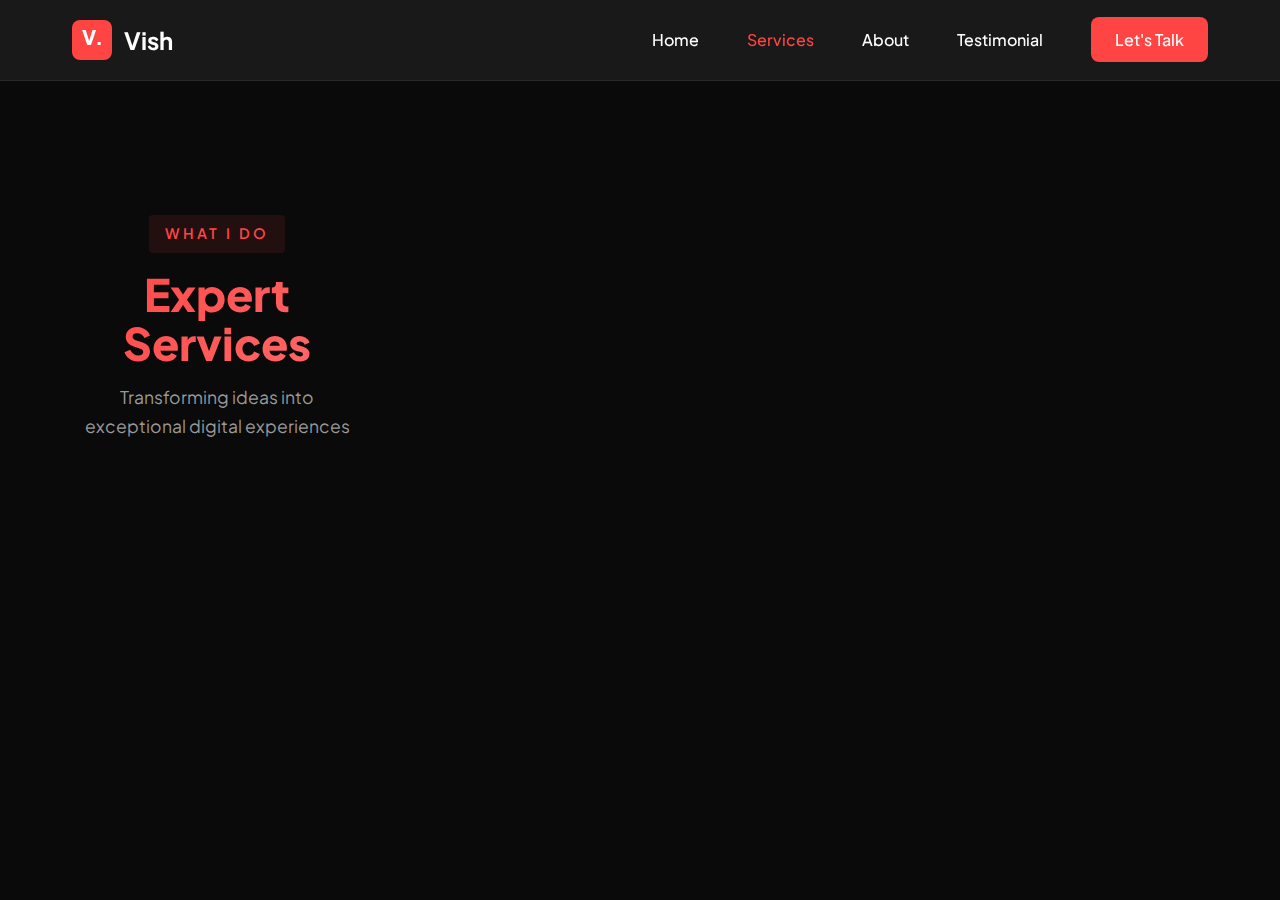
<file: services.html>
<!DOCTYPE html>
<html lang="en">
<head>
    <meta charset="UTF-8">
    <meta name="viewport" content="width=device-width, initial-scale=1.0">
    <title>Services | Vishmitha</title>
    <link href="https://fonts.googleapis.com/css2?family=Plus+Jakarta+Sans:wght@400;500;600;700;800&display=swap" rel="stylesheet">
    <link rel="stylesheet" href="./styles.css">
    <link rel="stylesheet" href="./services.css">
    <link rel="stylesheet" href="https://cdnjs.cloudflare.com/ajax/libs/font-awesome/6.0.0/css/all.min.css">
</head>
<body>
    <div class="noise"></div>
    <div class="background-shapes">
        <div class="shape shape-1"></div>
        <div class="shape shape-2"></div>
    </div>

    <!-- Navigation -->
    <nav>
        <div class="container">
            <div class="logo">
                <a href="./index.html">
                    <svg width="40" height="40" viewBox="0 0 40 40" fill="none" xmlns="http://www.w3.org/2000/svg">
                        <rect width="40" height="40" rx="8" fill="#FF4444"/>
                        <text x="50%" y="50%" text-anchor="middle" dominant-baseline="middle" fill="white" font-family="Plus Jakarta Sans" font-weight="800" font-size="20">V.</text>
                    </svg>
                    <span class="logo-text">Vish</span>
                </a>
            </div>
            <ul class="nav-links">
                <li><a href="./index.html">Home</a></li>
                <li><a href="./services.html" class="active">Services</a></li>
                <li><a href="./about.html">About</a></li>
                <li><a href="./testimonial.html">Testimonial</a></li>
                <li><a href="./hire.html" class="cta-button">Let's Talk</a></li>
            </ul>
        </div>
    </nav>

    <main class="services-page">
        <div class="container">
            <header class="services-header">
                <span class="subtitle">WHAT I DO</span>
                <h1>Expert Services</h1>
                <p class="lead">Transforming ideas into exceptional digital experiences</p>
            </header>

            <div class="services-grid">
                <!-- UI/UX Design -->
                <div class="service-card">
                    <div class="service-icon">
                        <i class="fas fa-paint-brush"></i>
                    </div>
                    <h3>UI/UX Design</h3>
                    <p>Creating intuitive and engaging user experiences</p>
                    <ul class="service-list">
                        <li><i class="fas fa-check"></i>User Interface Design</li>
                        <li><i class="fas fa-check"></i>User Experience Design</li>
                        <li><i class="fas fa-check"></i>Wireframing & Prototyping</li>
                        <li><i class="fas fa-check"></i>Design Systems</li>
                    </ul>
                    <button class="explore-btn" onclick="window.location.href='./hire.html'">
                        Learn More <i class="fas fa-arrow-right"></i>
                    </button>
                </div>

                <!-- Web Development -->
                <div class="service-card featured">
                    <div class="service-icon">
                        <i class="fas fa-code"></i>
                    </div>
                    <h3>Web Development</h3>
                    <p>Building responsive and performant websites</p>
                    <ul class="service-list">
                        <li><i class="fas fa-check"></i>Frontend Development</li>
                        <li><i class="fas fa-check"></i>Responsive Design</li>
                        <li><i class="fas fa-check"></i>Performance Optimization</li>
                        <li><i class="fas fa-check"></i>Web Applications</li>
                    </ul>
                    <button class="explore-btn" onclick="window.location.href='./hire.html'">
                        Learn More <i class="fas fa-arrow-right"></i>
                    </button>
                </div>

                <!-- App Design -->
                <div class="service-card">
                    <div class="service-icon">
                        <i class="fas fa-mobile-alt"></i>
                    </div>
                    <h3>App Design</h3>
                    <p>Designing beautiful and functional applications</p>
                    <ul class="service-list">
                        <li><i class="fas fa-check"></i>Mobile App Design</li>
                        <li><i class="fas fa-check"></i>Interactive Prototypes</li>
                        <li><i class="fas fa-check"></i>App UI Components</li>
                        <li><i class="fas fa-check"></i>Design Guidelines</li>
                    </ul>
                    <button class="explore-btn" onclick="window.location.href='./hire.html'">
                        Learn More <i class="fas fa-arrow-right"></i>
                    </button>
                </div>
            </div>
        </div>
    </main>
</body>
</html>
</file>
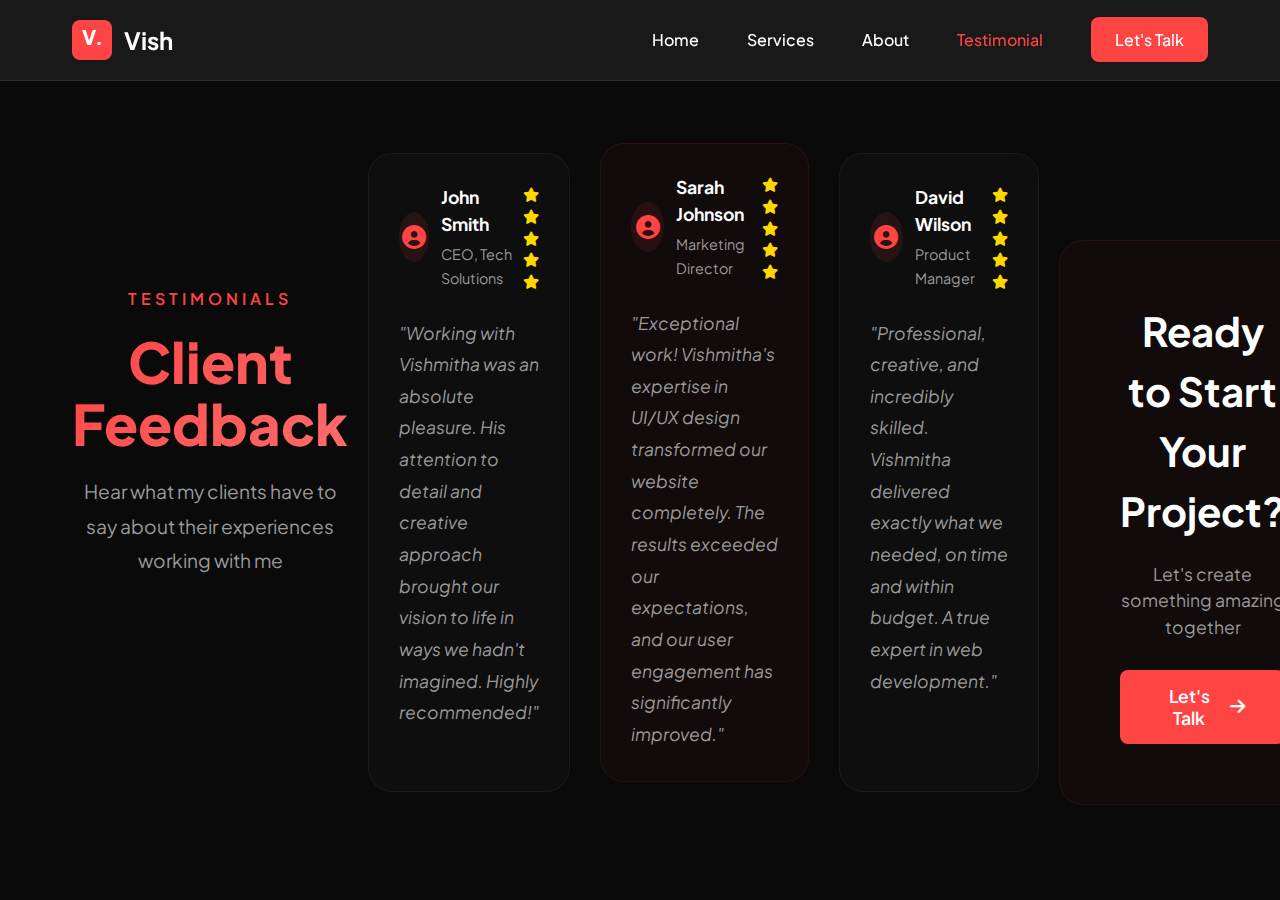
<file: testimonial.html>
<!DOCTYPE html>
<html lang="en">
<head>
    <meta charset="UTF-8">
    <meta name="viewport" content="width=device-width, initial-scale=1.0">
    <title>Testimonials | Vishmitha</title>
    <link href="https://fonts.googleapis.com/css2?family=Plus+Jakarta+Sans:wght@400;500;600;700;800&display=swap" rel="stylesheet">
    <link rel="stylesheet" href="./styles.css">
    <link rel="stylesheet" href="./testimonial.css">
    <link rel="stylesheet" href="https://cdnjs.cloudflare.com/ajax/libs/font-awesome/6.0.0/css/all.min.css">
</head>
<body>
    <div class="noise"></div>
    <div class="background-shapes">
        <div class="shape shape-1"></div>
        <div class="shape shape-2"></div>
    </div>

    <nav>
        <div class="container">
            <div class="logo">
                <a href="./index.html">
                    <svg width="40" height="40" viewBox="0 0 40 40" fill="none" xmlns="http://www.w3.org/2000/svg">
                        <rect width="40" height="40" rx="8" fill="#FF4444"/>
                        <text x="50%" y="50%" text-anchor="middle" dominant-baseline="middle" fill="white" font-family="Plus Jakarta Sans" font-weight="800" font-size="20">V.</text>
                    </svg>
                    <span class="logo-text">Vish</span>
                </a>
            </div>
            <ul class="nav-links">
                <li><a href="./index.html">Home</a></li>
                <li><a href="./services.html">Services</a></li>
                <li><a href="./about.html">About</a></li>
                <li><a href="./testimonial.html" class="active">Testimonial</a></li>
                <li><a href="./hire.html" class="cta-button">Let's Talk</a></li>
            </ul>
        </div>
    </nav>

    <main class="testimonial-page">
        <div class="container">
            <header class="section-header">
                <span class="subtitle">TESTIMONIALS</span>
                <h1>Client Feedback</h1>
                <p class="lead">Hear what my clients have to say about their experiences working with me</p>
            </header>

            <div class="testimonials-wrapper">
                <div class="testimonial-card">
                    <div class="card-header">
                        <div class="client-info">
                            <div class="client-icon">
                                <i class="fas fa-user-circle"></i>
                            </div>
                            <div class="client-details">
                                <h4>John Smith</h4>
                                <span>CEO, Tech Solutions</span>
                            </div>
                        </div>
                        <div class="rating">
                            <i class="fas fa-star"></i>
                            <i class="fas fa-star"></i>
                            <i class="fas fa-star"></i>
                            <i class="fas fa-star"></i>
                            <i class="fas fa-star"></i>
                        </div>
                    </div>
                    <p class="testimonial-text">"Working with Vishmitha was an absolute pleasure. His attention to detail and creative approach brought our vision to life in ways we hadn't imagined. Highly recommended!"</p>
                </div>

                <div class="testimonial-card featured">
                    <div class="card-header">
                        <div class="client-info">
                            <div class="client-icon">
                                <i class="fas fa-user-circle"></i>
                            </div>
                            <div class="client-details">
                                <h4>Sarah Johnson</h4>
                                <span>Marketing Director</span>
                            </div>
                        </div>
                        <div class="rating">
                            <i class="fas fa-star"></i>
                            <i class="fas fa-star"></i>
                            <i class="fas fa-star"></i>
                            <i class="fas fa-star"></i>
                            <i class="fas fa-star"></i>
                        </div>
                    </div>
                    <p class="testimonial-text">"Exceptional work! Vishmitha's expertise in UI/UX design transformed our website completely. The results exceeded our expectations, and our user engagement has significantly improved."</p>
                </div>

                <div class="testimonial-card">
                    <div class="card-header">
                        <div class="client-info">
                            <div class="client-icon">
                                <i class="fas fa-user-circle"></i>
                            </div>
                            <div class="client-details">
                                <h4>David Wilson</h4>
                                <span>Product Manager</span>
                            </div>
                        </div>
                        <div class="rating">
                            <i class="fas fa-star"></i>
                            <i class="fas fa-star"></i>
                            <i class="fas fa-star"></i>
                            <i class="fas fa-star"></i>
                            <i class="fas fa-star"></i>
                        </div>
                    </div>
                    <p class="testimonial-text">"Professional, creative, and incredibly skilled. Vishmitha delivered exactly what we needed, on time and within budget. A true expert in web development."</p>
                </div>
            </div>

            <div class="cta-section">
                <h2>Ready to Start Your Project?</h2>
                <p>Let's create something amazing together</p>
                <button class="primary-btn" onclick="window.location.href='./hire.html'">
                    <span>Let's Talk</span>
                    <i class="fas fa-arrow-right"></i>
                </button>
            </div>
        </div>
    </main>
</body>
</html>
</file>
<file: styles.css>
:root {
    --primary: #ff4444;
    --secondary: #1a1a1a;
    --accent: #ff6b6b;
    --background: #0a0a0a;
    --card-bg: #1a1a1a;
    --text: #ffffff;
    --text-light: #999999;
    --border: #2a2a2a;
    --gradient: linear-gradient(135deg, #ff4444 0%, #ff6b6b 100%);
    --shadow: 0 4px 20px rgba(0, 0, 0, 0.3);
}

* {
    margin: 0;
    padding: 0;
    box-sizing: border-box;
    font-family: 'Plus Jakarta Sans', sans-serif;
}

body {
    background-color: var(--background);
    color: var(--text);
    line-height: 1.5;
}

.container {
    max-width: 1200px;
    margin: 0 auto;
    padding: 0 2rem;
    display: flex;
    justify-content: space-between;
    align-items: center;
    width: 100%;
}

/* Navigation */
nav {
    background: rgba(26, 26, 26, 0.95);
    backdrop-filter: blur(10px);
    position: fixed;
    width: 100%;
    top: 0;
    z-index: 1000;
    border-bottom: 1px solid var(--border);
}

nav .container {
    height: 80px;
}

.logo {
    display: flex;
    align-items: center;
    flex-shrink: 0;
}

.logo a {
    display: flex;
    align-items: center;
    gap: 0.75rem;
    text-decoration: none;
}

.logo-text {
    font-size: 1.5rem;
    font-weight: 700;
    color: var(--text);
}

.logo a:hover .logo-text {
    color: var(--primary);
}

.logo svg {
    transition: transform 0.3s ease;
}

.logo a:hover svg {
    transform: rotate(-5deg);
}

.nav-links {
    display: flex;
    gap: 3rem;
    align-items: center;
    list-style: none;
    margin-left: auto;
}

.nav-links a {
    color: var(--text);
    text-decoration: none;
    font-weight: 500;
    transition: color 0.3s ease;
}

.nav-links a:hover {
    color: var(--primary);
}

.cta-button {
    background: var(--primary);
    color: white !important;
    padding: 0.75rem 1.5rem;
    border-radius: 8px;
    transition: all 0.3s ease;
}

.cta-button:hover {
    background: var(--accent);
    transform: translateY(-2px);
}

/* Hero Section */
#hero {
    padding: 140px 0 80px;
}

.hero-grid {
    display: grid;
    grid-template-columns: 1.2fr 0.8fr;
    gap: 4rem;
    align-items: center;
}

.badge {
    display: inline-flex;
    align-items: center;
    gap: 0.5rem;
    background: var(--card-bg);
    color: var(--primary);
    padding: 0.75rem 1.25rem;
    border-radius: 100px;
    font-weight: 500;
    font-size: 0.9rem;
    margin-bottom: 2rem;
    border: 1px solid var(--border);
}

.badge-dot {
    width: 8px;
    height: 8px;
    background: var(--primary);
    border-radius: 50%;
    animation: pulse 2s infinite;
}

h1 {
    font-size: 3.5rem;
    line-height: 1.1;
    margin-bottom: 1.5rem;
    font-weight: 800;
    color: var(--text);
}

.lead {
    font-size: 1.25rem;
    color: var(--text-light);
    margin-bottom: 2.5rem;
    max-width: 540px;
}

.cta-group {
    display: flex;
    gap: 1.2rem;
    margin-bottom: 3rem;
}

.primary-btn, .secondary-btn {
    display: inline-flex;
    align-items: center;
    gap: 0.75rem;
    padding: 1rem 2rem;
    border-radius: 8px;
    font-weight: 600;
    text-decoration: none;
    transition: all 0.3s ease;
}

.primary-btn {
    background: var(--primary);
    color: white;
    border: none;
}

.secondary-btn {
    background: rgba(255, 68, 68, 0.1);
    color: var(--text);
    border: 1px solid rgba(255, 68, 68, 0.3);
    display: flex;
    align-items: center;
    gap: 0.75rem;
    padding: 1rem 1.5rem;
    border-radius: 8px;
    font-weight: 600;
    transition: all 0.3s ease;
}

.secondary-btn i {
    font-size: 1.1rem;
    color: var(--primary);
    transition: transform 0.3s ease;
}

.secondary-btn:hover {
    background: rgba(255, 68, 68, 0.15);
    border-color: var(--primary);
    transform: translateY(-2px);
}

.secondary-btn:hover i {
    transform: translateY(-2px);
}

.secondary-btn span {
    font-size: 0.95rem;
    letter-spacing: 0.5px;
}

/* Stats Section */
.stats {
    display: flex;
    align-items: center;
    gap: 2rem;
}

.stat-item h3 {
    font-size: 2.5rem;
    font-weight: 800;
    color: var(--primary);
    line-height: 1;
    margin-bottom: 0.5rem;
}

.stat-item p {
    color: var(--text-light);
    font-size: 0.9rem;
    line-height: 1.4;
}

.stat-divider {
    width: 1px;
    height: 50px;
    background: var(--border);
}

/* Image Section */
.image-container {
    position: relative;
    width: 400px;
    aspect-ratio: 1;
    border-radius: 50% 50% 50% 50%;
    overflow: hidden;
    background: var(--primary);
    animation: float 6s ease-in-out infinite;
}

.image-container::before {
    content: '';
    position: absolute;
    width: 150%;
    height: 150%;
    background: linear-gradient(
        45deg,
        transparent 32%,
        rgba(255, 68, 68, 0.6) 35%,
        rgba(255, 68, 68, 0.8) 39%,
        transparent 42%
    );
    animation: rotate 8s linear infinite;
    top: -25%;
    left: -25%;
}

.image-container img {
    width: 100%;
    height: 100%;
    object-fit: cover;
}

.tech-stack {
    position: absolute;
    bottom: 2rem;
    left: 50%;
    transform: translateX(-50%);
    background: var(--card-bg);
    backdrop-filter: blur(10px);
    padding: 1.5rem;
    border-radius: 16px;
    box-shadow: var(--shadow);
    width: 90%;
    border: 1px solid var(--border);
}

.tech-label {
    display: block;
    font-weight: 600;
    margin-bottom: 1rem;
    color: var(--text);
}

.tech-icons {
    display: flex;
    justify-content: space-between;
    gap: 1.5rem;
}

.tech-icon {
    display: flex;
    flex-direction: column;
    align-items: center;
    gap: 0.5rem;
}

.tech-icon i {
    font-size: 1.5rem;
    color: var(--primary);
}

.tech-icon span {
    font-size: 0.8rem;
    color: var(--text-light);
}

@keyframes pulse {
    0% { transform: scale(1); opacity: 1; }
    50% { transform: scale(1.2); opacity: 0.5; }
    100% { transform: scale(1); opacity: 1; }
}

/* Responsive Design */
@media (max-width: 1024px) {
    h1 {
        font-size: 3rem;
    }
    
    .hero-grid {
        gap: 2rem;
    }
}

@media (max-width: 768px) {
    .nav-links {
        display: none;
    }
    
    .hero-grid {
        grid-template-columns: 1fr;
        text-align: center;
    }
    
    .lead {
        margin-left: auto;
        margin-right: auto;
    }
    
    .cta-group {
        justify-content: center;
    }
    
    .stats {
        justify-content: center;
    }
    
    .image-container {
        max-width: 400px;
        margin: 0 auto;
    }
}

/* Add subtle patterns */
.hero::before {
    content: '';
    position: absolute;
    top: 0;
    left: 0;
    right: 0;
    height: 100%;
    background-image: 
        radial-gradient(circle at 20% 30%, rgba(37, 99, 235, 0.05) 0%, transparent 50%),
        radial-gradient(circle at 80% 70%, rgba(59, 130, 246, 0.05) 0%, transparent 50%);
    z-index: -1;
}

/* Add hover effects */
.primary-btn:hover {
    transform: translateY(-2px);
    box-shadow: 0 8px 16px -4px rgba(37, 99, 235, 0.2);
}

.secondary-btn:hover {
    background: var(--background);
    transform: translateY(-2px);
}

.tech-icon:hover {
    transform: translateY(-2px);
    transition: transform 0.3s ease;
}

.tech-icon:hover i {
    color: var(--accent);
}

/* Add social links */
.social-links {
    display: flex;
    gap: 2rem;
    margin-top: 2rem;
}

.social-link {
    color: var(--text-light);
    text-decoration: none;
    display: flex;
    align-items: center;
    gap: 0.5rem;
    font-size: 0.9rem;
    position: relative;
    transition: transform 0.3s ease;
}

.social-link:hover {
    color: var(--text);
    transform: translateY(-5px);
}

.social-link::after {
    content: '';
    position: absolute;
    bottom: -5px;
    left: 0;
    width: 0;
    height: 2px;
    background: var(--primary);
    transition: width 0.3s ease;
}

.social-link:hover::after {
    width: 100%;
}

/* Add animation keyframes at the end of your CSS file */
@keyframes float {
    0% { transform: translateY(0px); }
    50% { transform: translateY(-20px); }
    100% { transform: translateY(0px); }
}

@keyframes rotate {
    from { transform: rotate(0deg); }
    to { transform: rotate(360deg); }
}

@keyframes slideUp {
    from { transform: translateY(100px); opacity: 0; }
    to { transform: translateY(0); opacity: 1; }
}

@keyframes fadeIn {
    from { opacity: 0; }
    to { opacity: 1; }
}

/* Add animation to hero content */
.hero-content > * {
    animation: slideUp 0.8s ease-out forwards;
    opacity: 0;
}

.hero-content h1 { animation-delay: 0.2s; }
.hero-content h2 { animation-delay: 0.4s; }
.hero-content h3 { animation-delay: 0.6s; }
.hero-content p { animation-delay: 0.8s; }
.hero-content .cta-group { animation-delay: 1s; }
.hero-content .social-links { animation-delay: 1.2s; }

/* Add animation to buttons */
.primary-btn {
    position: relative;
    overflow: hidden;
    transition: all 0.3s ease;
}

.primary-btn::before {
    content: '';
    position: absolute;
    top: 50%;
    left: 50%;
    width: 0;
    height: 0;
    background: rgba(255, 255, 255, 0.2);
    border-radius: 50%;
    transform: translate(-50%, -50%);
    transition: width 0.6s ease, height 0.6s ease;
}

.primary-btn:hover::before {
    width: 300px;
    height: 300px;
}

/* Add animation to service cards */
.service-card {
    transition: all 0.3s ease;
    animation: fadeIn 0.8s ease-out forwards;
    opacity: 0;
}

.service-card:nth-child(1) { animation-delay: 1.4s; }
.service-card:nth-child(2) { animation-delay: 1.6s; }

.service-card:hover {
    transform: translateY(-10px);
    box-shadow: 0 20px 40px rgba(0, 0, 0, 0.2);
}

/* Add animation to logo */
.logo svg {
    animation: float 5s ease-in-out infinite;
}

/* Update cursor animation */
.cursor {
    mix-blend-mode: difference;
    animation: fadeIn 0.3s ease-out forwards;
}

/* Add active state for navigation links */
.nav-links a.active {
    color: var(--primary);
}
</file>
<file: services.css>
.services-page {
    padding: 100px 0 60px;
    min-height: 100vh;
    position: relative;
}

/* Header */
.services-header {
    text-align: center;
    margin-bottom: 60px;
    animation: slideUpFade 0.8s ease forwards;
}

.subtitle {
    color: var(--primary);
    font-weight: 600;
    letter-spacing: 3px;
    font-size: 0.9rem;
    margin-bottom: 16px;
    display: inline-block;
    padding: 8px 16px;
    background: rgba(255, 68, 68, 0.1);
    border-radius: 4px;
}

.services-header h1 {
    font-size: 2.8rem;
    margin-bottom: 16px;
    background: var(--gradient);
    -webkit-background-clip: text;
    -webkit-text-fill-color: transparent;
}

.services-header .lead {
    color: var(--text-light);
    font-size: 1.1rem;
    max-width: 600px;
    margin: 0 auto;
    line-height: 1.6;
}

/* Services Grid */
.services-grid {
    display: grid;
    grid-template-columns: repeat(3, 1fr);
    gap: 25px;
    max-width: 1100px;
    margin: 0 auto;
    padding: 0 20px;
}

/* Service Cards */
.service-card {
    background: rgba(255, 255, 255, 0.02);
    border: 1px solid rgba(255, 255, 255, 0.05);
    border-radius: 20px;
    padding: 30px;
    transition: all 0.3s ease;
    display: flex;
    flex-direction: column;
    opacity: 0;
    animation: popScale 0.6s cubic-bezier(0.34, 1.56, 0.64, 1) forwards;
}

.service-card.featured {
    background: rgba(255, 68, 68, 0.03);
    border-color: rgba(255, 68, 68, 0.1);
    transform: translateY(-10px);
}

.service-card:hover {
    transform: translateY(-8px) scale(1.02);
    transition: all 0.4s cubic-bezier(0.34, 1.56, 0.64, 1);
    border-color: rgba(255, 68, 68, 0.2);
    box-shadow: 0 20px 40px rgba(0, 0, 0, 0.2);
}

/* Service Icon */
.service-icon {
    width: 60px;
    height: 60px;
    background: rgba(255, 68, 68, 0.1);
    border-radius: 16px;
    display: flex;
    align-items: center;
    justify-content: center;
    margin-bottom: 20px;
    animation: spinIn 0.8s cubic-bezier(0.34, 1.56, 0.64, 1) forwards;
}

.service-icon i {
    font-size: 24px;
    color: var(--primary);
}

.service-card:hover .service-icon {
    animation: shake 0.8s cubic-bezier(0.36, 0, 0.66, -0.56) both;
    background: var(--primary);
}

.service-card:hover .service-icon i {
    color: white;
}

/* Service Content */
.service-card h3 {
    font-size: 1.4rem;
    color: var(--text);
    margin-bottom: 12px;
}

.service-card p {
    color: var(--text-light);
    line-height: 1.6;
    margin-bottom: 20px;
    font-size: 0.95rem;
}

/* Service List */
.service-list {
    list-style: none;
    margin-bottom: 25px;
    flex-grow: 1;
}

.service-list li {
    color: var(--text-light);
    font-size: 0.9rem;
    margin-bottom: 12px;
    display: flex;
    align-items: center;
    gap: 10px;
    opacity: 0;
    animation: slideUpFade 0.5s ease forwards;
}

.service-list li:nth-child(1) { animation-delay: 0.3s; }
.service-list li:nth-child(2) { animation-delay: 0.4s; }
.service-list li:nth-child(3) { animation-delay: 0.5s; }
.service-list li:nth-child(4) { animation-delay: 0.6s; }

.service-list li i {
    color: var(--primary);
    font-size: 12px;
}

/* Button */
.explore-btn {
    background: transparent;
    border: 1px solid rgba(255, 68, 68, 0.3);
    color: var(--text);
    padding: 12px 20px;
    border-radius: 8px;
    display: flex;
    align-items: center;
    gap: 8px;
    cursor: pointer;
    transition: all 0.3s ease;
    font-size: 0.9rem;
    margin-top: auto;
}

.explore-btn:hover {
    background: var(--primary);
    border-color: var(--primary);
}

.explore-btn i {
    font-size: 0.8rem;
    transition: transform 0.3s ease;
}

.explore-btn:hover i {
    animation: bounce 0.6s cubic-bezier(0.34, 1.56, 0.64, 1) infinite;
}

/* Responsive Design */
@media (max-width: 1024px) {
    .services-grid {
        grid-template-columns: repeat(2, 1fr);
    }
    
    .service-card.featured {
        transform: none;
    }
}

@media (max-width: 768px) {
    .services-page {
        padding: 80px 0 40px;
    }

    .services-header h1 {
        font-size: 2.2rem;
    }

    .services-grid {
        grid-template-columns: 1fr;
    }

    .service-card {
        padding: 25px;
    }
}

/* Add these new animations */
@keyframes slideUpFade {
    0% {
        opacity: 0;
        transform: translateY(30px);
    }
    100% {
        opacity: 1;
        transform: translateY(0);
    }
}

@keyframes popScale {
    0% {
        opacity: 0;
        transform: scale(0.8);
    }
    70% {
        transform: scale(1.1);
    }
    100% {
        opacity: 1;
        transform: scale(1);
    }
}

@keyframes spinIn {
    0% {
        opacity: 0;
        transform: rotate(-180deg) scale(0.7);
    }
    100% {
        opacity: 1;
        transform: rotate(0) scale(1);
    }
}

@keyframes shake {
    0%, 100% { transform: rotate(0deg); }
    20% { transform: rotate(-15deg); }
    40% { transform: rotate(10deg); }
    60% { transform: rotate(-5deg); }
    80% { transform: rotate(5deg); }
}

@keyframes bounce {
    0%, 100% { transform: translateX(0); }
    50% { transform: translateX(8px); }
}

/* Update the animation delays for service cards */
.service-card:nth-child(1) { animation-delay: 0.1s; }  /* First card */
.service-card:nth-child(2) { animation-delay: 0.3s; }  /* Middle card */
.service-card:nth-child(3) { animation-delay: 0.5s; }  /* Last card */

/* Update the animation delays for list items in each card */
.service-card:nth-child(1) .service-list li:nth-child(1) { animation-delay: 0.2s; }
.service-card:nth-child(1) .service-list li:nth-child(2) { animation-delay: 0.3s; }
.service-card:nth-child(1) .service-list li:nth-child(3) { animation-delay: 0.4s; }
.service-card:nth-child(1) .service-list li:nth-child(4) { animation-delay: 0.5s; }

.service-card:nth-child(2) .service-list li:nth-child(1) { animation-delay: 0.4s; }
.service-card:nth-child(2) .service-list li:nth-child(2) { animation-delay: 0.5s; }
.service-card:nth-child(2) .service-list li:nth-child(3) { animation-delay: 0.6s; }
.service-card:nth-child(2) .service-list li:nth-child(4) { animation-delay: 0.7s; }

.service-card:nth-child(3) .service-list li:nth-child(1) { animation-delay: 0.6s; }
.service-card:nth-child(3) .service-list li:nth-child(2) { animation-delay: 0.7s; }
.service-card:nth-child(3) .service-list li:nth-child(3) { animation-delay: 0.8s; }
.service-card:nth-child(3) .service-list li:nth-child(4) { animation-delay: 0.9s; }
</file>
<file: testimonial.css>
.testimonial-page {
    padding: 140px 0 80px;
    min-height: 100vh;
    position: relative;
}

/* Header Styles */
.section-header {
    text-align: center;
    margin-bottom: 80px;
}

.subtitle {
    color: var(--primary);
    font-weight: 600;
    letter-spacing: 4px;
    text-transform: uppercase;
    display: block;
    margin-bottom: 20px;
    position: relative;
}

.section-header h1 {
    font-size: 3.5rem;
    background: var(--gradient);
    -webkit-background-clip: text;
    -webkit-text-fill-color: transparent;
    margin-bottom: 20px;
}

.section-header .lead {
    color: var(--text-light);
    font-size: 1.2rem;
    max-width: 600px;
    margin: 0 auto;
    line-height: 1.8;
}

/* Testimonials Layout */
.testimonials-wrapper {
    max-width: 1200px;
    margin: 0 auto;
    display: grid;
    grid-template-columns: repeat(3, 1fr);
    gap: 30px;
    padding: 0 20px;
}

/* Testimonial Cards */
.testimonial-card {
    background: rgba(255, 255, 255, 0.02);
    border: 1px solid rgba(255, 255, 255, 0.05);
    border-radius: 24px;
    padding: 30px;
    transition: all 0.4s ease;
}

.testimonial-card.featured {
    background: rgba(255, 68, 68, 0.03);
    border-color: rgba(255, 68, 68, 0.1);
    transform: translateY(-10px);
}

.testimonial-card:hover {
    transform: translateY(-10px);
    background: rgba(255, 255, 255, 0.03);
    border-color: rgba(255, 68, 68, 0.2);
    box-shadow: 0 20px 40px rgba(0, 0, 0, 0.2);
}

.card-header {
    display: flex;
    justify-content: space-between;
    align-items: flex-start;
    margin-bottom: 25px;
}

.client-info {
    display: flex;
    align-items: center;
    gap: 12px;
}

.client-icon {
    width: 50px;
    height: 50px;
    display: flex;
    align-items: center;
    justify-content: center;
    border-radius: 50%;
    background: rgba(255, 68, 68, 0.1);
    color: var(--primary);
}

.client-icon i {
    font-size: 24px;
}

.client-details h4 {
    color: var(--text);
    font-size: 1.1rem;
    margin-bottom: 5px;
}

.client-details span {
    color: var(--text-light);
    font-size: 0.9rem;
}

.rating {
    color: #FFD700;
    font-size: 0.9rem;
}

.testimonial-text {
    color: var(--text-light);
    font-size: 1.1rem;
    line-height: 1.8;
    font-style: italic;
}

/* CTA Section */
.cta-section {
    text-align: center;
    background: rgba(255, 68, 68, 0.03);
    border: 1px solid rgba(255, 68, 68, 0.1);
    border-radius: 24px;
    padding: 60px;
    margin-top: 100px;
    max-width: 800px;
    margin-left: auto;
    margin-right: auto;
}

.cta-section h2 {
    font-size: 2.5rem;
    color: var(--text);
    margin-bottom: 20px;
}

.cta-section p {
    color: var(--text-light);
    font-size: 1.1rem;
    margin-bottom: 30px;
}

.primary-btn {
    padding: 15px 40px;
    font-size: 1.1rem;
}

/* Responsive Design */
@media (max-width: 1200px) {
    .testimonials-wrapper {
        grid-template-columns: repeat(2, 1fr);
    }
    
    .testimonial-card.featured {
        transform: none;
    }
}

@media (max-width: 768px) {
    .section-header h1 {
        font-size: 2.5rem;
    }

    .testimonials-wrapper {
        grid-template-columns: 1fr;
    }

    .testimonial-card {
        padding: 25px;
    }

    .cta-section {
        padding: 40px 20px;
    }

    .cta-section h2 {
        font-size: 2rem;
    }
}
</file>
